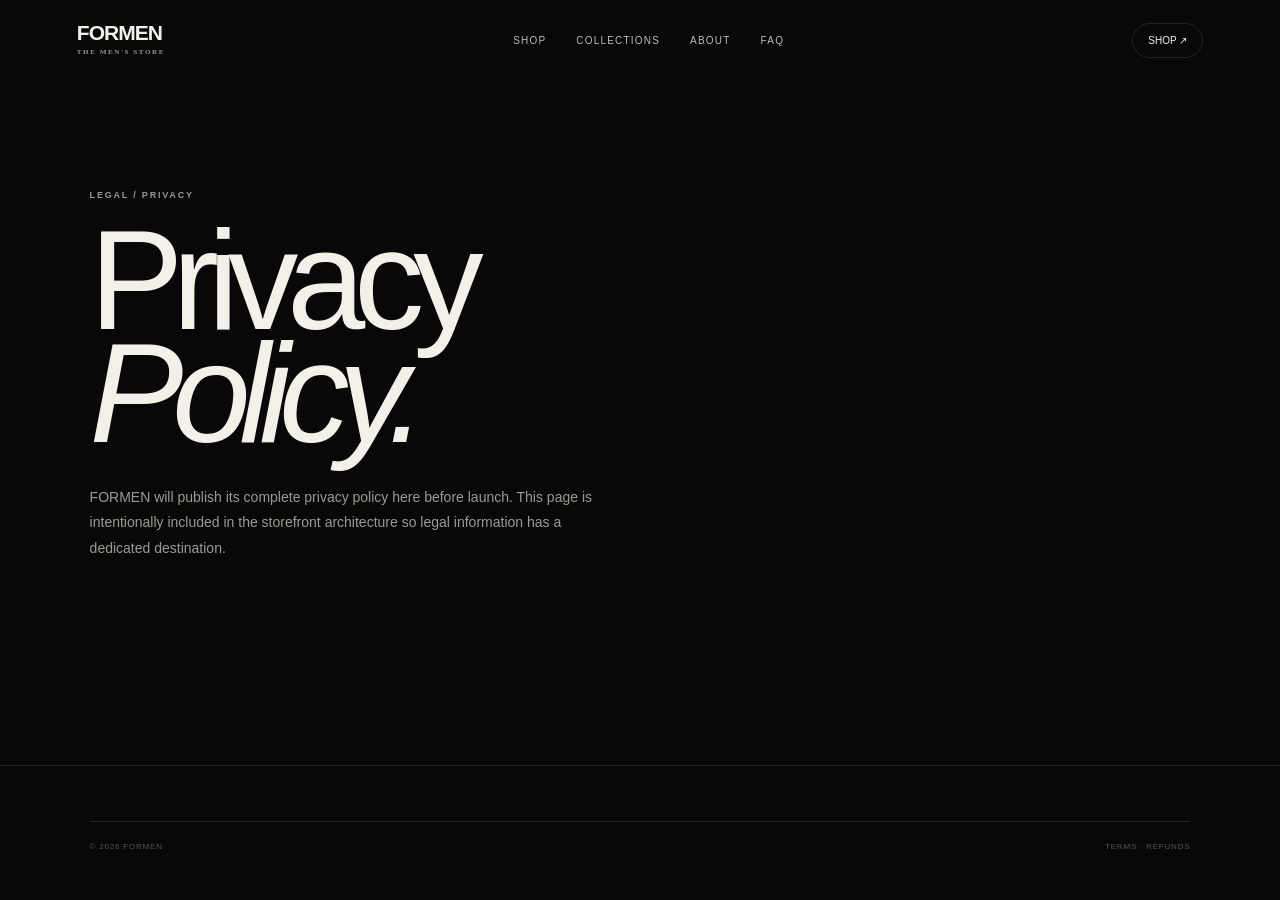
<file: privacy.html>
<!doctype html><html lang="en"><head><meta charset="utf-8"><meta name="viewport" content="width=device-width,initial-scale=1"><title>Privacy — FORMEN</title><link rel="stylesheet" href="css/global.css"><link rel="stylesheet" href="css/misc.css"><link rel="stylesheet" href="css/polish.css"></head><body class="legal-page"><header class="site-header"><a class="brand" href="index.html"><span>FORMEN</span><small>THE MEN'S STORE</small></a><nav><a href="shop.html">Shop</a><a href="collections.html">Collections</a><a href="about.html">About</a><a href="faq.html">FAQ</a></nav><a class="header-cta" href="shop.html">Shop ↗</a><button class="menu-toggle" aria-label="Open menu" aria-expanded="false">☰</button></header><main><section class="section page-spacer"><p class="eyebrow">LEGAL / PRIVACY</p><h1 class="giant legal-title">Privacy<br><em>Policy.</em></h1><p class="hero-sub">FORMEN will publish its complete privacy policy here before launch. This page is intentionally included in the storefront architecture so legal information has a dedicated destination.</p></section></main><footer class="site-footer"><div class="footer-bottom"><span>© 2026 FORMEN</span><span><a href="terms.html">Terms</a> · <a href="refund.html">Refunds</a></span></div></footer><script src="js/global.js"></script></body></html>
</file>
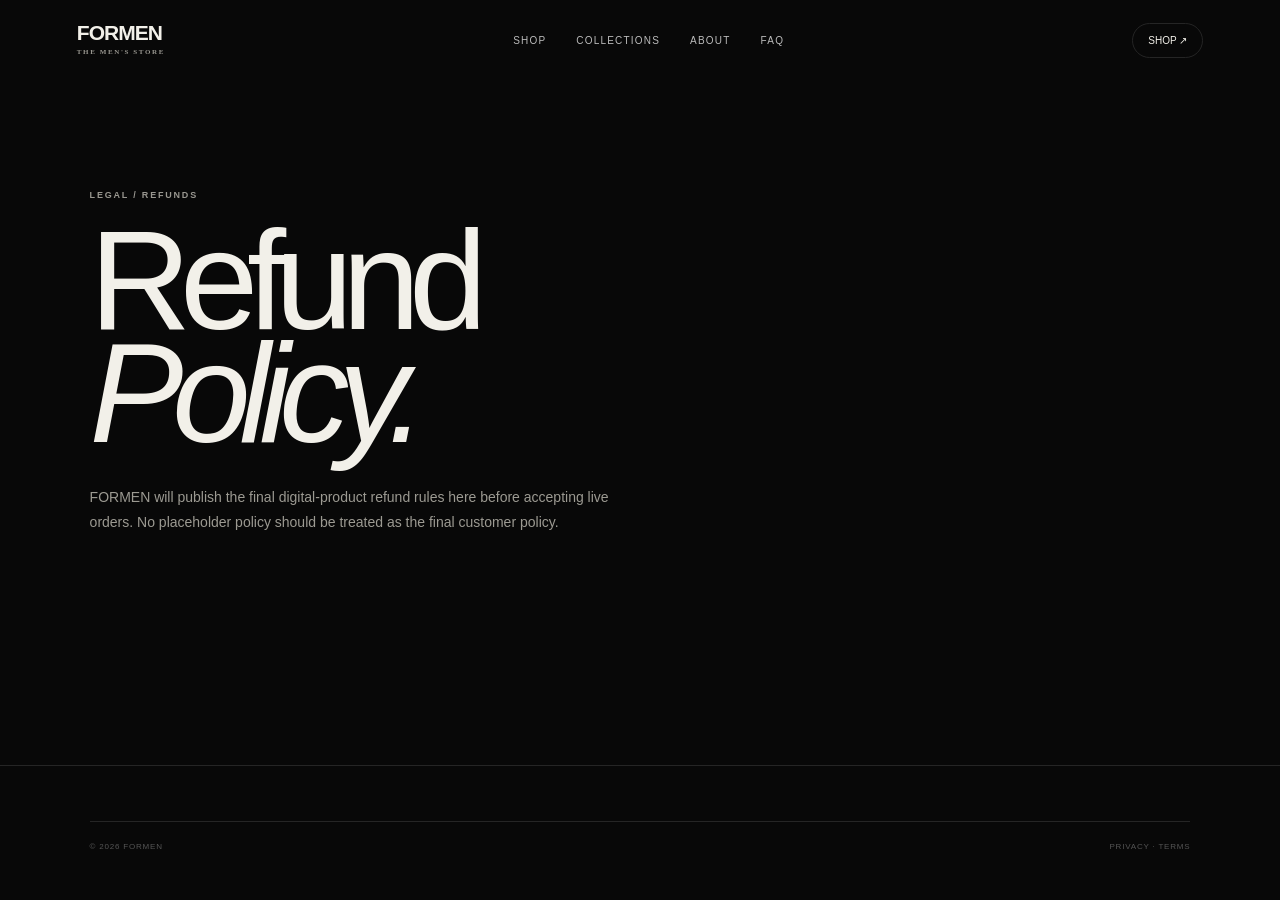
<file: refund.html>
<!doctype html><html lang="en"><head><meta charset="utf-8"><meta name="viewport" content="width=device-width,initial-scale=1"><title>Refunds — FORMEN</title><link rel="stylesheet" href="css/global.css"><link rel="stylesheet" href="css/misc.css"><link rel="stylesheet" href="css/polish.css"></head><body class="legal-page"><header class="site-header"><a class="brand" href="index.html"><span>FORMEN</span><small>THE MEN'S STORE</small></a><nav><a href="shop.html">Shop</a><a href="collections.html">Collections</a><a href="about.html">About</a><a href="faq.html">FAQ</a></nav><a class="header-cta" href="shop.html">Shop ↗</a><button class="menu-toggle" aria-label="Open menu" aria-expanded="false">☰</button></header><main><section class="section page-spacer"><p class="eyebrow">LEGAL / REFUNDS</p><h1 class="giant legal-title">Refund<br><em>Policy.</em></h1><p class="hero-sub">FORMEN will publish the final digital-product refund rules here before accepting live orders. No placeholder policy should be treated as the final customer policy.</p></section></main><footer class="site-footer"><div class="footer-bottom"><span>© 2026 FORMEN</span><span><a href="privacy.html">Privacy</a> · <a href="terms.html">Terms</a></span></div></footer><script src="js/global.js"></script></body></html>
</file>
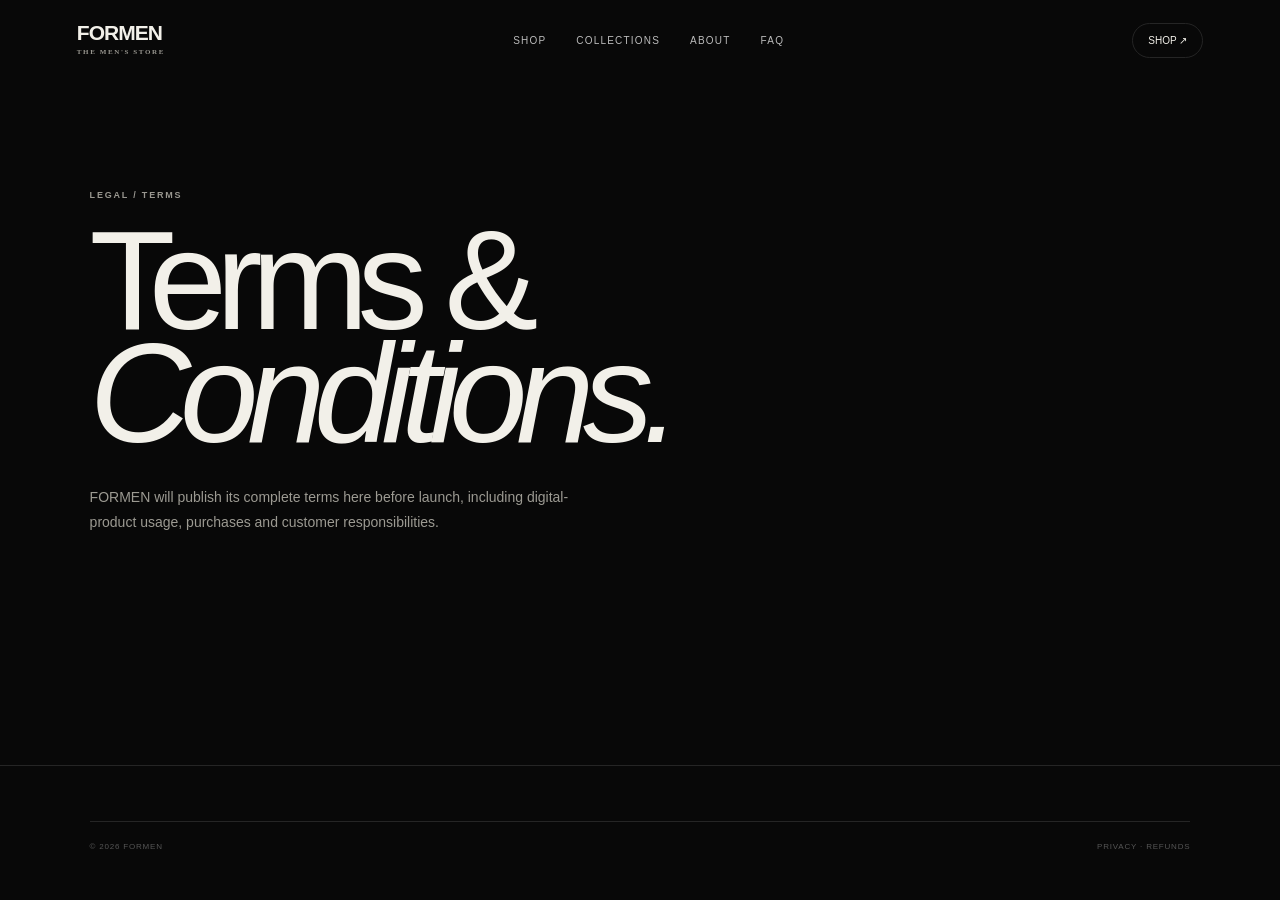
<file: terms.html>
<!doctype html><html lang="en"><head><meta charset="utf-8"><meta name="viewport" content="width=device-width,initial-scale=1"><title>Terms — FORMEN</title><link rel="stylesheet" href="css/global.css"><link rel="stylesheet" href="css/misc.css"><link rel="stylesheet" href="css/polish.css"></head><body class="legal-page"><header class="site-header"><a class="brand" href="index.html"><span>FORMEN</span><small>THE MEN'S STORE</small></a><nav><a href="shop.html">Shop</a><a href="collections.html">Collections</a><a href="about.html">About</a><a href="faq.html">FAQ</a></nav><a class="header-cta" href="shop.html">Shop ↗</a><button class="menu-toggle" aria-label="Open menu" aria-expanded="false">☰</button></header><main><section class="section page-spacer"><p class="eyebrow">LEGAL / TERMS</p><h1 class="giant legal-title">Terms &amp;<br><em>Conditions.</em></h1><p class="hero-sub">FORMEN will publish its complete terms here before launch, including digital-product usage, purchases and customer responsibilities.</p></section></main><footer class="site-footer"><div class="footer-bottom"><span>© 2026 FORMEN</span><span><a href="privacy.html">Privacy</a> · <a href="refund.html">Refunds</a></span></div></footer><script src="js/global.js"></script></body></html>
</file>
<file: css/global.css>
/* FORMEN GLOBAL CSS — shared layout, typography, header, footer, controls and responsive foundation. */
:root{--bg:#080808;--fg:#f2f0e9;--muted:#999790;--line:#252525;--acid:#d9ff3f;--display:'Space Grotesk',Arial,sans-serif;--serif:Georgia,serif}*{box-sizing:border-box}html{scroll-behavior:auto}body{margin:0;background:var(--bg);color:var(--fg);font-family:'DM Sans',Arial,sans-serif;overflow-x:hidden}a{color:inherit;text-decoration:none}.noise{position:fixed;inset:0;z-index:90;pointer-events:none;opacity:.035;background-image:url("data:image/svg+xml,%3Csvg xmlns='http://www.w3.org/2000/svg' width='180' height='180'%3E%3Cfilter id='n' numOctaves='4'%3E%3CfeTurbulence baseFrequency='.8'/%3E%3C/filter%3E%3Crect width='100%25' height='100%25' filter='url(%23n)'/%3E%3C/svg%3E")}.site-header{position:fixed;z-index:50;top:0;left:0;width:100%;height:82px;padding:0 6vw;display:flex;align-items:center;justify-content:space-between;border-bottom:1px solid transparent;transition:.35s}.site-header.scrolled{background:#080808cc;backdrop-filter:blur(18px);border-color:var(--line)}.brand{display:flex;flex-direction:column;line-height:.8;font-family:var(--display);font-weight:700;letter-spacing:-.06em}.brand span{font-size:21px}.brand small{font:600 7px 'DM Sans';letter-spacing:.23em;color:var(--muted);margin-top:7px}.site-header nav{display:flex;gap:30px;font-size:10px;letter-spacing:.12em;text-transform:uppercase;color:#bbb}.site-header nav a:hover{color:var(--acid)}.header-cta{border:1px solid var(--line);border-radius:100px;padding:11px 15px;font-size:10px;text-transform:uppercase}.menu-toggle{display:none;background:none;border:0;color:#fff;font-size:22px}.section{position:relative;padding:130px 7vw}.eyebrow{font-size:9px;font-weight:600;letter-spacing:.2em;text-transform:uppercase;color:var(--muted);margin:0 0 25px}.btn{display:inline-flex;align-items:center;padding:16px 21px;border-radius:100px;font-size:9px;letter-spacing:.13em;text-transform:uppercase;transition:.3s}.btn-solid{background:var(--fg);color:#080808}.btn-solid:hover{background:var(--acid);transform:translateY(-3px)}.btn-outline{border:1px solid var(--line)}.btn-outline:hover{border-color:var(--acid);color:var(--acid)}.btn span,.text-link span{margin-left:13px;color:var(--acid)}.text-link{font-size:9px;text-transform:uppercase;letter-spacing:.13em;color:#aaa}.manifesto{display:grid;grid-template-columns:1fr 3fr;border-top:1px solid var(--line)}.manifesto-number{font:10px var(--display);color:var(--acid)}.giant{font:500 clamp(55px,9vw,140px) var(--display);line-height:.8;letter-spacing:-.08em;margin:0}.giant span{padding-left:10vw}.manifesto-text{max-width:460px;margin:55px 0 0 10vw;color:#96958f;line-height:1.7;font-size:13px}.site-footer{position:relative;z-index:2;padding:55px 7vw 25px;border-top:1px solid var(--line)}.footer-top{display:grid;grid-template-columns:2fr 1fr 1fr;gap:35px;padding-bottom:65px}.footer-links{display:flex;flex-direction:column;gap:13px;font-size:10px;color:#888}.footer-links a:hover{color:var(--acid)}.footer-bottom{border-top:1px solid var(--line);padding-top:20px;display:flex;justify-content:space-between;font-size:8px;letter-spacing:.1em;color:#555;text-transform:uppercase}#webgl-bg{position:fixed;inset:0;z-index:0;pointer-events:none;opacity:.55}main{position:relative;z-index:2}.reveal{opacity:1;transform:none}.product-art-image{position:absolute;inset:0;width:100%;height:100%;display:block;object-fit:cover;z-index:1}.cover img{position:absolute;inset:0;width:100%;height:100%;display:block;object-fit:cover;z-index:1}.cover:before{z-index:2}.product-art:after{z-index:3;pointer-events:none}#loader{position:fixed;inset:0;z-index:200;display:flex;flex-direction:column;align-items:center;justify-content:center;background:var(--bg);transition:opacity .45s,visibility .45s}#loader.is-hidden{opacity:0;visibility:hidden;pointer-events:none}.loader-mark{font:700 30px var(--display);letter-spacing:-.06em}.loader-line{width:min(220px,50vw);height:1px;background:#222;margin:22px 0 12px;overflow:hidden}.loader-line span{display:block;width:0;height:100%;background:var(--acid)}#loader small{font-size:7px;letter-spacing:.2em;color:var(--muted)}@media(max-width:800px){.site-header{height:70px;padding:0 5vw}.site-header nav,.header-cta{display:none}.menu-toggle{display:block}.section{padding:100px 5vw}.manifesto{grid-template-columns:1fr;gap:40px}.giant{font-size:18vw}.manifesto-text{margin-left:0}.footer-top{grid-template-columns:1fr 1fr}.footer-top .brand{grid-column:1/-1}.footer-bottom{flex-direction:column;gap:15px}}@media(prefers-reduced-motion:reduce){.reveal{opacity:1;transform:none}.product-card,.product-art:before{transition:none}.scroll-cue i{animation:none}}
</file>
<file: css/misc.css>
.page-spacer{padding-top:190px;min-height:85vh}.faq-title,.contact-title,.legal-title{font-size:clamp(60px,11vw,160px)}.hero-sub{max-width:520px;color:#9c9a92;font-size:14px;line-height:1.8;margin:35px 0}.steps{margin:50px 0}.step{display:grid;grid-template-columns:45px 1fr;padding:20px 0;border-top:1px solid var(--line);font:15px var(--display);line-height:1.7}.step:last-child{border-bottom:1px solid var(--line)}.step b{font-size:8px;color:var(--acid)}.step strong{font-weight:600}@media(max-width:800px){.page-spacer{padding-top:140px;min-height:80svh}.hero-sub{font-size:12px}.step{grid-template-columns:32px 1fr;font-size:13px}}
</file>
<file: css/polish.css>
/* FORMEN GLOBAL POLISH */
::selection{background:#d9ff3f;color:#080808}button,a{touch-action:manipulation}.site-header nav a{position:relative}.site-header nav a:after{content:'';position:absolute;left:0;right:100%;bottom:-7px;height:1px;background:var(--acid);transition:right .3s ease}.site-header nav a:hover:after{right:0}.header-cta{transition:background .25s,border-color .25s,transform .25s}.header-cta:hover{background:var(--acid);border-color:var(--acid);color:#080808;transform:translateY(-2px)}.menu-toggle{width:42px;height:42px;display:none;align-items:center;justify-content:center;border:1px solid var(--line);border-radius:50%;cursor:pointer}.menu-toggle[aria-expanded=true]{border-color:var(--acid);color:var(--acid)}.site-header nav.open{box-shadow:0 18px 50px #000b;border-bottom:1px solid var(--line)}.product-card,.split-visual,.btn{will-change:transform}.product-card{transition:transform .45s cubic-bezier(.2,.8,.2,1)}.product-card:hover{transform:translateY(-7px)}.product-art{isolation:isolate}.product-art:before{content:'';position:absolute;inset:0;background:linear-gradient(125deg,transparent 30%,#fff1,transparent 55%);transform:translateX(-120%);transition:transform .8s ease;z-index:2}.product-card:hover .product-art:before{transform:translateX(120%)}.text-link{transition:color .25s}.text-link:hover{color:#fff}.scroll-cue i{animation:scrollLine 1.8s ease-in-out infinite}@keyframes scrollLine{0%,100%{transform:scaleX(.35);transform-origin:left;opacity:.35}50%{transform:scaleX(1);opacity:1}}@media(max-width:800px){.menu-toggle{display:flex}.site-header nav{display:none}.site-header nav.open{display:flex!important;position:absolute;top:70px;left:0;width:100%;padding:24px 5vw;background:#080808;flex-direction:column;gap:0}.site-header nav.open a{padding:15px 0;border-bottom:1px solid var(--line);font-size:11px}.site-header nav.open a:last-child{border-bottom:0}.product-card:hover{transform:none}}@media(prefers-reduced-motion:reduce){.scroll-cue i{animation:none}.product-card,.product-art:before{transition:none}}
</file>
